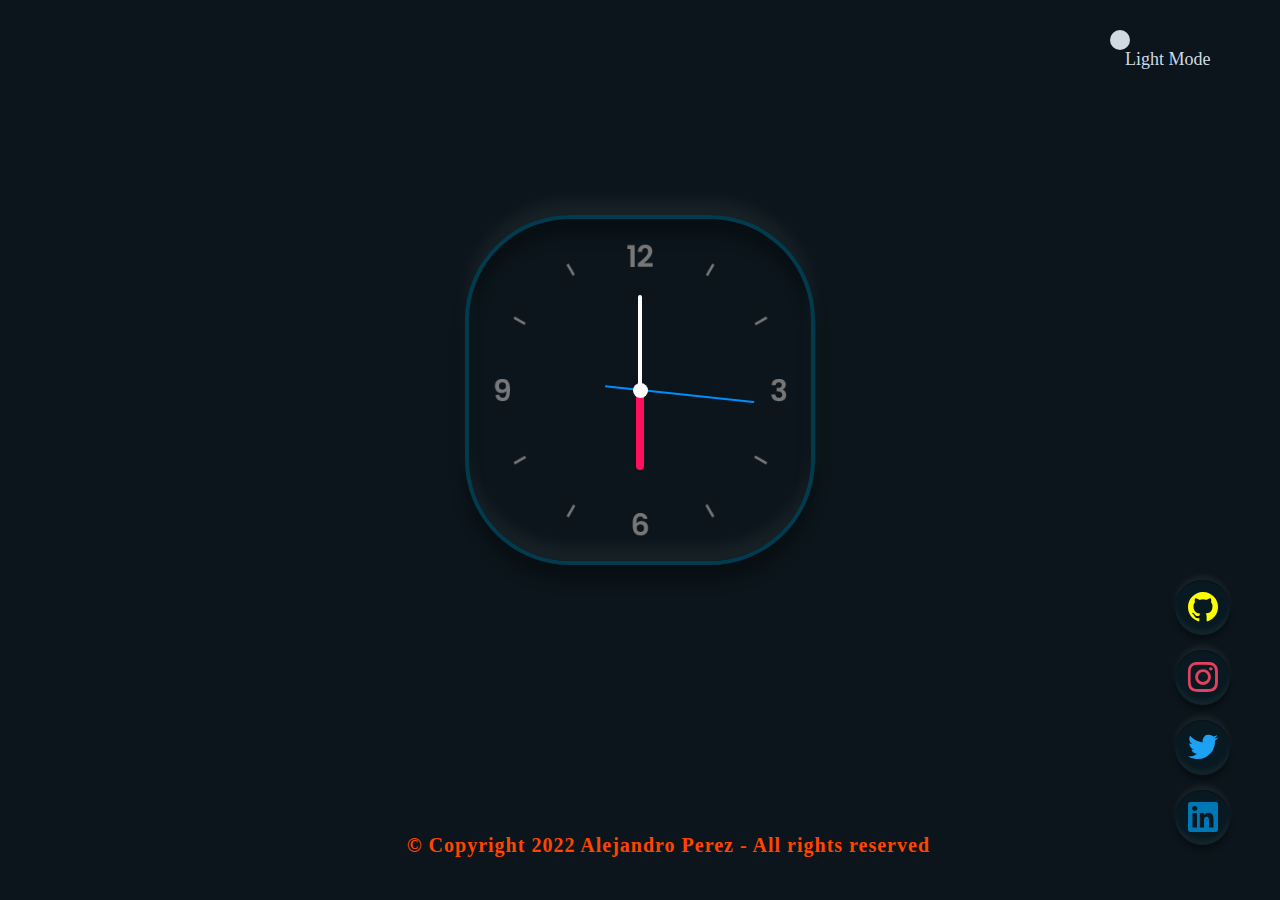
<file: Reloj Analogico/index.html>
<!DOCTYPE html>
<html lang="en">

<head>
    <meta charset="UTF-8">
    <meta http-equiv="X-UA-Compatible" content="IE=edge">
    <meta name="viewport" content="width=device-width, initial-scale=1.0">
    <link rel="stylesheet" href="style.css">
    <link rel="stylesheet" href="reset.css">
    <link rel="stylesheet" href="fonts.css">
    <title>Reloj Analogico</title>
</head>

<body>
    <div class="clock">
        <div class="hour">
            <div class="hr" id="hr"></div>
        </div>
        <div class="min">
            <div class="mn" id="mn"></div>
        </div>
        <div class="sec">
            <div class="sc" id="sc"></div>
        </div>
    </div>
    <div class="toggleClass" onclick="toggleClass()">
        <i class="indicador"></i>
    </div>
    <!-- boton redes sociales -->
    <div class="container">
        <input type="checkbox" id="more-vertical">
        <div class="redes">
            <a href="https://github.com/" target="_blank" class="icon icon-github"></a>
            <a href="https://www.instagram.com/" target="_blank" class="icon icon-instagram"></a>
            <a href="https://twitter.com/?lang=es" target="_blank" class="icon icon-gorjeo"></a>
            <a href="https://www.linkedin.com/in/alejandro-p%C3%A9rez-641a07127/" target="_blank"
                class="icon icon-linkedin"></a>
        </div>
    </div>
    <footer>
        <p>&#169 Copyright 2022 Alejandro Perez - All rights reserved </p>
    </footer>
</body>
<script src="script.js"></script>

</html>
</file>
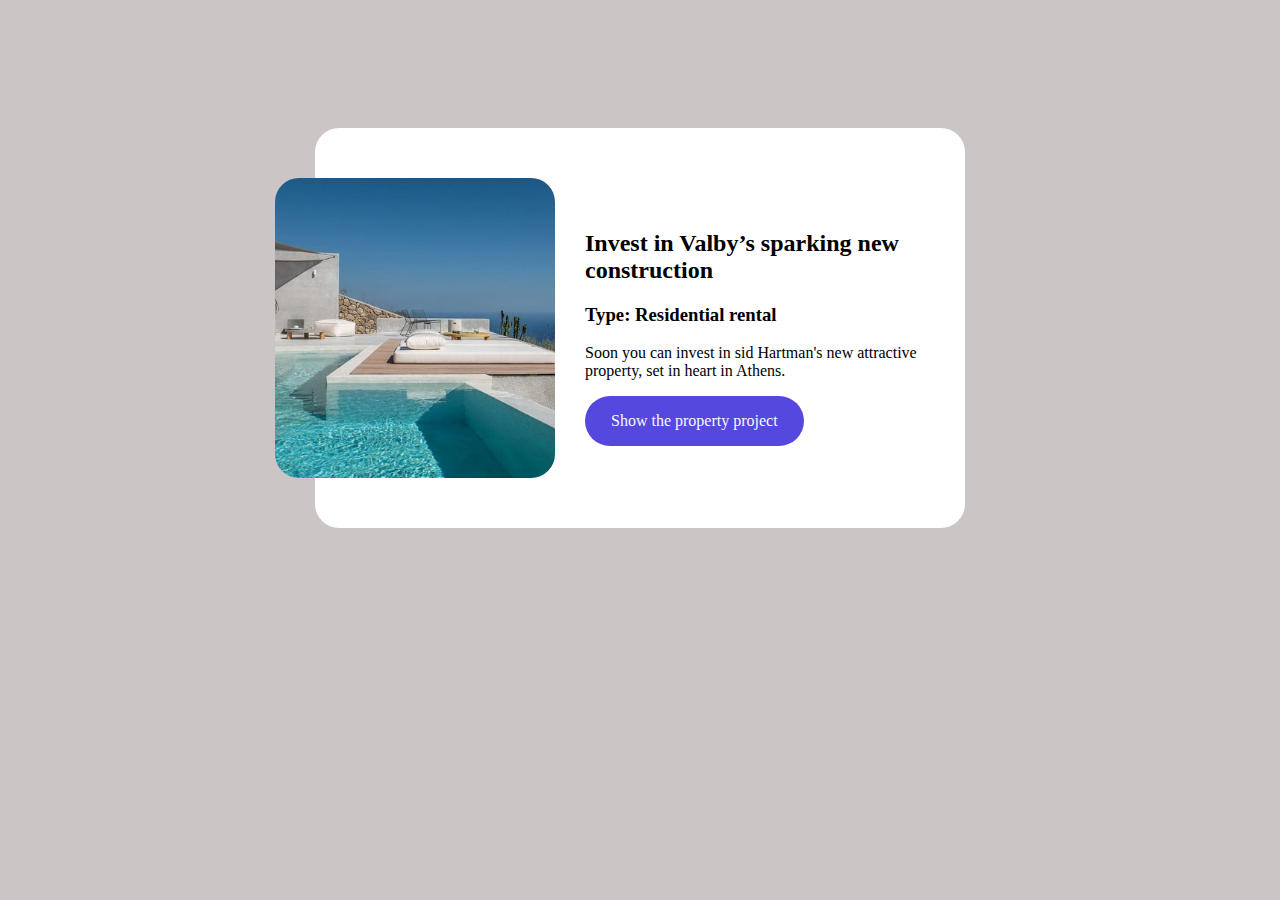
<file: Tarjeta-Responsiva/index.html>
<!DOCTYPE html>
<html lang="en">
  <head>
    <meta charset="UTF-8">
    <meta http-equiv="X-UA-Compatible" content="IE=edge">
    <meta name="viewport" content="width=device-width, initial-scale=1.0">
    <link rel="stylesheet" href="css/style.css">
    <title> Responsive Card</title>
  </head>
  <body>
    <div class="card">
      <img src="img/piscinas-junto-a-la-casa-1.jpg"
        alt="piscinas-junto-a-la-casa-1">
      <div>
        <h2> Invest in Valby’s sparking new
          construction </h2>
        <h3> Type: Residential rental </h3>
        <p> Soon you can invest in sid Hartman's new attractive
          property, set in heart in Athens. </p>
        <button> Show the property project </button>
      </div>
    </div>
  </body>
</html>
</file>
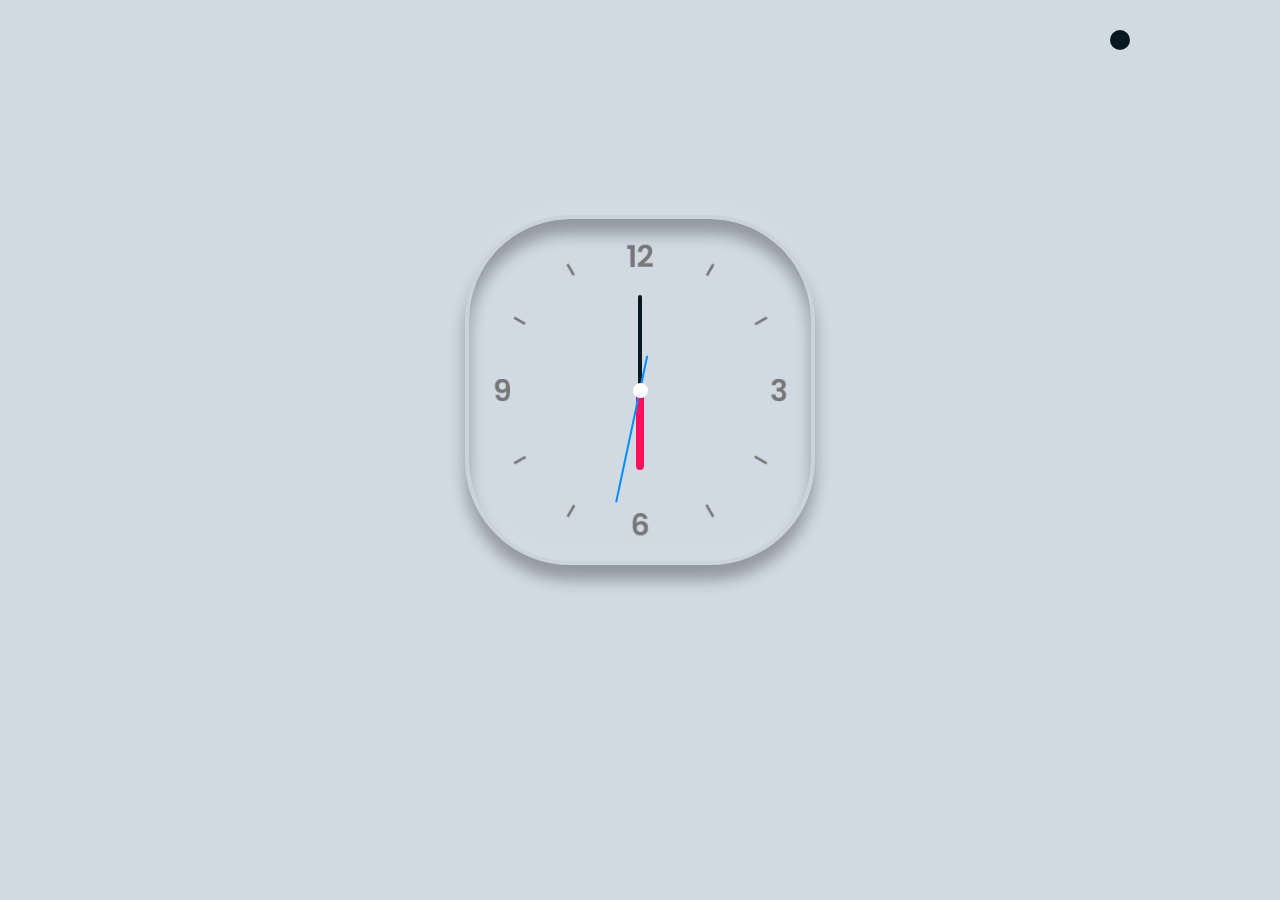
<file: Reloj Analogico/index-oscuro.html>
<!DOCTYPE html>
<html lang="en">

<head>
    <meta charset="UTF-8">
    <meta http-equiv="X-UA-Compatible" content="IE=edge">
    <meta name="viewport" content="width=device-width, initial-scale=1.0">
    <link rel="stylesheet" href="style.css">
    <link rel="stylesheet" href="reset.css">
    <title>Reloj Analogico</title>
</head>

<body class="light">
    <div class="clock">
        <div class="hour">
            <div class="hr" id="hr"></div>
        </div>
        <div class="min">
            <div class="mn" id="mn"></div>
        </div>
        <div class="sec">
            <div class="sc" id="sc"></div>
        </div>
    </div>
    <div class="toggleClass"></div>
</body>
<script src="script.js"></script>

</html>
</file>
<file: Reloj Analogico/style.css>
@font-face {
    font-family: 'icomoon';
    src: url('fonts/icomoon.eot?8ss4u6');
    src: url('fonts/icomoon.eot?8ss4u6#iefix') format('embedded-opentype'),
        url('fonts/icomoon.ttf?8ss4u6') format('truetype'),
        url('fonts/icomoon.woff?8ss4u6') format('woff'),
        url('fonts/icomoon.svg?8ss4u6#icomoon') format('svg');
    font-weight: normal;
    font-style: normal;
    font-display: block;
}

[class^="icon-"],
[class*=" icon-"] {
    /* use !important to prevent issues with browser extensions that change fonts */
    font-family: 'icomoon' !important;
    speak-as: never;
    font-style: normal;
    font-weight: normal;
    font-variant: normal;
    text-transform: none;
    line-height: 1;

    /* Better Font Rendering =========== */
    -webkit-font-smoothing: antialiased;
    -moz-osx-font-smoothing: grayscale;
}

.icon-more-vertical:before {
    content: "\e905";
}

.icon-facebook:before {
    content: "\e900";
    color: #1877f2;
}

.icon-github:before {
    content: "\e901";
}

.icon-instagram:before {
    content: "\e902";
    color: #e4405f;
}

.icon-linkedin:before {
    content: "\e903";
    color: #0077b5;
}

.icon-gorjeo:before {
    content: "\e904";
    color: #1da1f2;
}

* {
    margin: 0;
    padding: 0;
    box-sizing: border-box;
}

body {
    display: flex;
    justify-content: center;
    align-items: center;
    min-height: 100vh;
    background: #0b151b;
}

.clock {
    position: relative;
    top: -60px;
    width: 350px;
    height: 350px;
    display: flex;
    justify-content: center;
    align-items: center;
    background: url(img/clock.png);
    background-size: cover;
    border: 4px solid #023b4e;
    border-radius: 30%;
    box-shadow: 0 -15px 15px rgba(255, 255, 255, 0.05),
        inset 0 -15px 15px rgba(255, 255, 255, 0.05),
        0 15px 15px rgba(0, 0, 0, 0.3),
        inset 0 15px 15px rgba(0, 0, 0, 0.3);
}

.clock:before {
    content: '';
    position: absolute;
    width: 15px;
    height: 15px;
    background: #fff;
    border-radius: 50%;
    z-index: 10000;
}

.clock .hour,
.clock .min,
.clock .sec {
    position: absolute;

}

.clock .hour,
.hr {
    width: 160px;
    height: 160px;
}

.clock .min,
.mn {
    width: 190px;
    height: 190px;
}

.clock .sec,
.sc {
    width: 230px;
    height: 230px;
}

.hr,
.mn,
.sc {
    display: flex;
    justify-content: center;
    position: absolute;
    border-radius: 50%;
}

.hr:before {
    content: '';
    position: absolute;
    width: 8px;
    height: 80px;
    background: #ff105e;
    z-index: 10;
    border-radius: 6px 6px 0 0;
}

.mn:before {
    content: '';
    position: absolute;
    width: 4px;
    height: 90px;
    background: #fff;
    z-index: 11;
    border-radius: 6px 6px 0 0;
}

.sc:before {
    content: '';
    position: absolute;
    width: 2px;
    height: 150px;
    background: #008eff;
    z-index: 12;
    border-radius: 6px 6px 0 0;
}

/* modo oscuro */

body.light {
    background: #d1dae3;
}

body.light .clock {
    background: #d1dae3 url(img/clock.png);
    background-size: cover;
    border: 4px solid#cad3dc;
    box-shadow: -8 -8px 15px rgba(255, 255, 255, 0.05),
        inset 10px 10px 10px rgba(0, 0, 0, 0.01),
        -8 -8px 15px rgba(255, 255, 255, 0.5),
        inset 20px 20px 20px rgba(0, 0, 0, 0.1);
}

body.light .hr :before {
    background: #ff105e;
}

body.light .mn::before {
    background: #091921;
}

body.light .sc:before {
    background: #008eff;
}

.toggle {
    top: 30px;
    right: 150px;
    width: 80px;
    height: 40px;
    border-radius: 40px;
    font-size: 18px;
    transition: 0.5s;
    cursor: pointer;
    border: 4px solid #023b4e;
    border-radius: 30%;
    box-shadow: 0 -15px 15px rgba(255, 255, 255, 0.05),
        inset 0 -15px 15px rgba(255, 255, 255, 0.05),
        0 15px 15px rgba(0, 0, 0, 0.3),
        inset 0 15px 15px rgba(0, 0, 0, 0.3);
}

.toggle :before {
    position: absolute;
    content: 'light Mode';
    left: 25px;
    white-space: nowrap;
}

.toggleClass {
    position: absolute;
    top: 30px;
    right: 150px;
    width: 20px;
    height: 20px;
    font-size: 18px;
    border-radius: 50%;
    background: #d1dae3;
    font-family: consolas;
    cursor: pointer;
    display: flex;
    align-items: center;
}

.toggleClass :before {
    position: absolute;
    content: 'Light Mode';
    left: 15px;
    top: 20px;
    white-space: nowrap;
    color: #d1dae3;
}

body.light .toggleClass,
.redes a {
    background: #091921;
    color: #d1dae3;
}

body.light .toggleClass :before,
.redes a :before {
    content: 'Dark Mode';
    color: #091921;
}

/* pie de pagina */
footer {
    position: absolute;
    right: 500px;
    bottom: 25px;
}

footer p {
    position: relative;
    font-size: 20px;
    color: orangered;
    left: 150px;
    bottom: 20px;
    font-weight: bold;
    letter-spacing: 1px;
    font-family: consolas;
}

/* redes sociales */
#more-vertical {
    display: none;
}

.container {
    position: fixed;
    bottom: 40px;
    right: 50px;
}

.redes a,
.icon-more-vertical {
    display: block;
    text-decoration: none;
    font-size: 30px;
    margin-bottom: 15px;
    width: 55px;
    height: 55px;
    line-height: 55px;
    text-align: center;
    border-radius: 50%;
    box-shadow: 0 -5px 5px rgba(255, 255, 255, 0.05),
        inset 0 -5px 5px rgba(255, 255, 255, 0.05),
        0 5px 5px rgba(0, 0, 0, 0.3),
        inset 0 1px 1px rgba(0, 0, 0, 0.3);
    transition: all 500ms ease;
    cursor: pointer;
}

.redes a:hover {
    background: #fff;
    opacity: 2;
}
</file>
<file: Reloj Analogico/fonts.css>
@font-face {
  font-family: 'icomoon';
  src:  url('fonts/icomoon.eot?8ss4u6');
  src:  url('fonts/icomoon.eot?8ss4u6#iefix') format('embedded-opentype'),
    url('fonts/icomoon.ttf?8ss4u6') format('truetype'),
    url('fonts/icomoon.woff?8ss4u6') format('woff'),
    url('fonts/icomoon.svg?8ss4u6#icomoon') format('svg');
  font-weight: normal;
  font-style: normal;
  font-display: block;
}

[class^="icon-"], [class*=" icon-"] {
  /* use !important to prevent issues with browser extensions that change fonts */
  font-family: 'icomoon' !important;
  speak: never;
  font-style: normal;
  font-weight: normal;
  font-variant: normal;
  text-transform: none;
  line-height: 1;

  /* Better Font Rendering =========== */
  -webkit-font-smoothing: antialiased;
  -moz-osx-font-smoothing: grayscale;
}

.icon-more-vertical:before {
  content: "\e905";
  color: white;
}
.icon-facebook:before {
  content: "\e900";
  color: #1877f2;
}
.icon-github:before {
  content: "\e901";
  color: yellow;
}
.icon-instagram:before {
  content: "\e902";
  color: #e4405f;
}
.icon-linkedin:before {
  content: "\e903";
  color: #0077b5;
}
.icon-gorjeo:before {
  content: "\e904";
  color: #1da1f2;
}
</file>
<file: Tarjeta-Responsiva/css/style.css>
* {
  box-sizing: border-box;
}

body {
  display: flex;
  height: 640px;
  justify-content: center;
  align-items: center;
  background-color: #cbc5c5;
}

.card {
  display: flex;
  align-items: center;
  width: 75vw;
  max-width: 650px;
  padding: 50px 30px 50px 20px;
  background: #ffffff;
  border-radius: 24px;
}

.card img {
  max-width: 280px;
  width: 28vw;
  height: 300px;
  object-fit: cover;
  margin-left: -60px;
  margin-right: 30px;
  border-radius: inherit;
  box-shadow: 0 60px 40px rgb(0, 0, 0 /8%);
}

.card h3 {
  color: rgb(0, 0, 0 /90%);
}

.card p {
  color: rgb(0, 0, 0 /70%);
}

.card button {
  border: 0;
  background: #5448de;
  color: #f8f8f8;
  font-family: inherit;
  padding: 16px 26px;
  font-size: 16px;
  border-radius: 40px;
  cursor: pointer;
}

@media (width<=740px) {
  .card {
    flex-direction: column;
    text-align: center;
    margin: 0 40px;
    padding-left: 50px;
    padding-right: 50px;
    width: 100%;
  }

  .card img {
    margin: -100px 0 30px 0;
    width: 100%;
    max-width: 1000px;
  }
}
</file>
